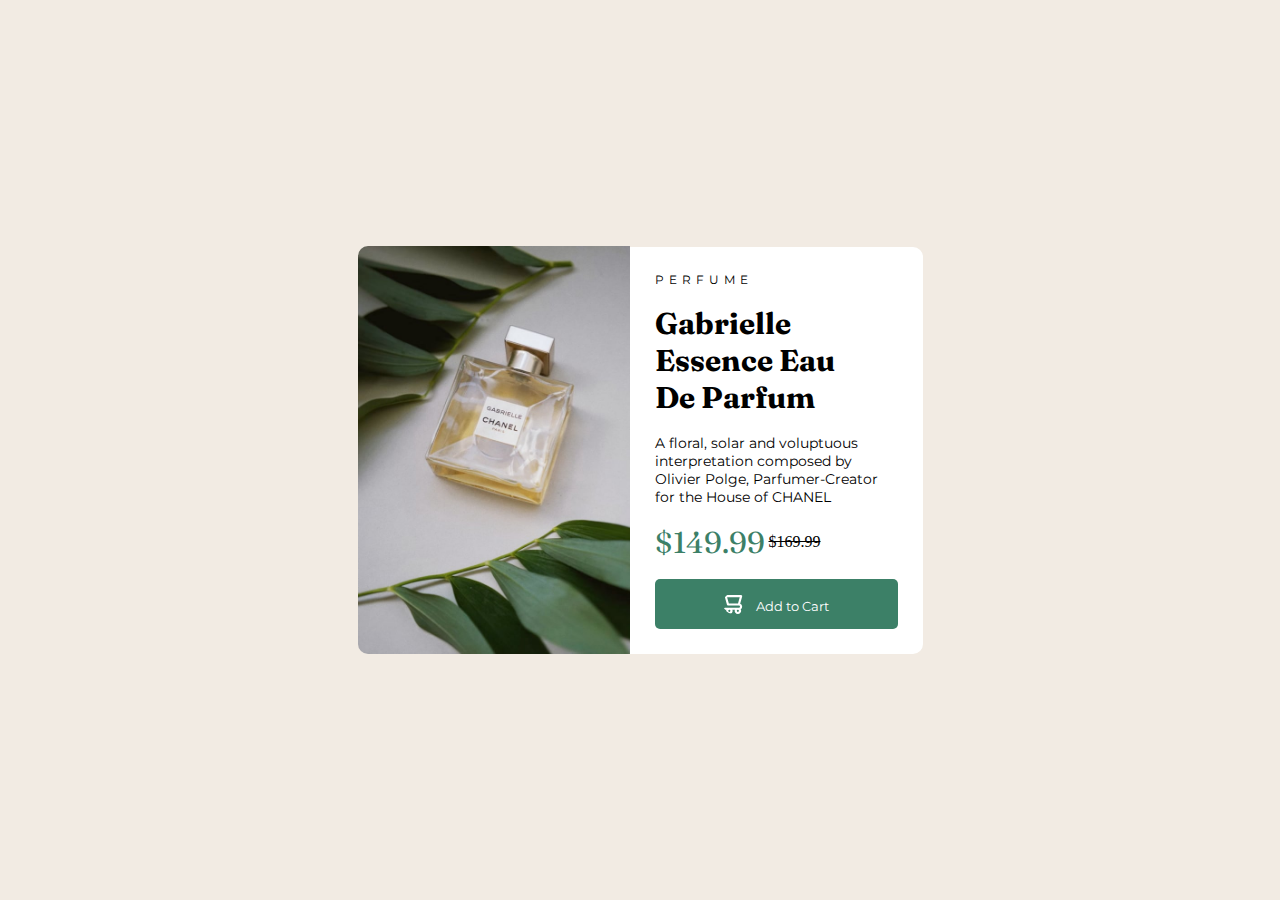
<file: index.html>
<html lang="en">
  <head>
    <meta charset="UTF-8" />
    <meta name="viewport" content="width=device-width, initial-scale=1.0" />
    <link rel="stylesheet" href="style.css" />
    <!--font family fraunces-->
    <link rel="preconnect" href="https://fonts.googleapis.com" />
    <link rel="preconnect" href="https://fonts.gstatic.com" crossorigin />
    <link
      href="https://fonts.googleapis.com/css2?family=Fraunces:wght@700&family=Montserrat:wght@300&family=Outfit:wght@300;700&display=swap"
      rel="stylesheet"
    />
    <!--font family Montserrat-->
    <link rel="preconnect" href="https://fonts.googleapis.com" />
    <link rel="preconnect" href="https://fonts.gstatic.com" crossorigin />
    <link
      href="https://fonts.googleapis.com/css2?family=Fraunces:wght@700&family=Montserrat:wght@500;700&family=Outfit:wght@300;700&display=swap"
      rel="stylesheet"
    />
    <title>PARFUME 2</title>
    <style></style>
  </head>
  <body>
    <div class="container">
      
        <img src="images_parfum/image-product-desktop.jpg" alt="product" />
      
      <div class="container-card">
        <p class="category">PERFUME</p>
        <br />
        <h1 class="title">
          Gabrielle <br />
          Essence Eau <br />
          De Parfum
        </h1>
        <br />
        <p class="description">
          A floral, solar and voluptuous <br />interpretation composed by
          <br />Olivier Polge, Parfumer-Creator <br />for the House of CHANEL
        </p>
        <br />
        <div class="price-container">
          <span class="new-price">$149.99</span>
          <s class="old-price">$169.99</s>
        </div>
        <br />
        <button class="button">
          <img src="images_parfum/icon-cart.svg" alt="" />
          <span class="button-text">Add to Cart</span>
        </button>
      </div>
    </div>
  </body>
</html>
</file>
<file: style.css>
* {
  margin: 0;
  padding: 0;
  box-sizing: border-box;
}
body {
  background-color: hsl(30, 38%, 92%);
  display: grid;
}
.container {
  height: 100%;
  width: 100%;
  display: flex;
  justify-content: center;
  align-items: center;
}

.container-card {
  display: flex;
  padding: 25px;
  flex-direction: column;
  background-color: white;
  border-top-right-radius: 10px;
  border-bottom-right-radius: 10px;
}
img {
  width: 272px;
  border-bottom-left-radius: 10px;
  border-top-left-radius: 10px;
}
.category {
  letter-spacing: 5px;
  font-size: 12px;
  font-family: montserrat;
}
.title {
  font-family: fraunces;
  font-size: 30px;
}
p {
  margin-right: 20px;
  font-size: 14px;
  font-family: montserrat;
}
.new-price {
  font-family: fraunces;
  font-size: 30px;
  color: hsl(158, 36%, 37%);
}
.old-price {
  vertical-align: super;
}
button {
  background-color: hsl(158, 36%, 37%);
  font-family: montserrat;
  color: white;

  border: none;
  border-radius: 5px;
  height: 50px;
  cursor: pointer;
}

button img {
  width: 20px;
  vertical-align: bottom;
  margin-right: 10px;
}

button:hover {
  background-color: hsl(158, 36%, 25%);
}

@media (max-width: 375px) {
  .container {
    display: flex;
    flex-direction: column;
  }
}
</file>
